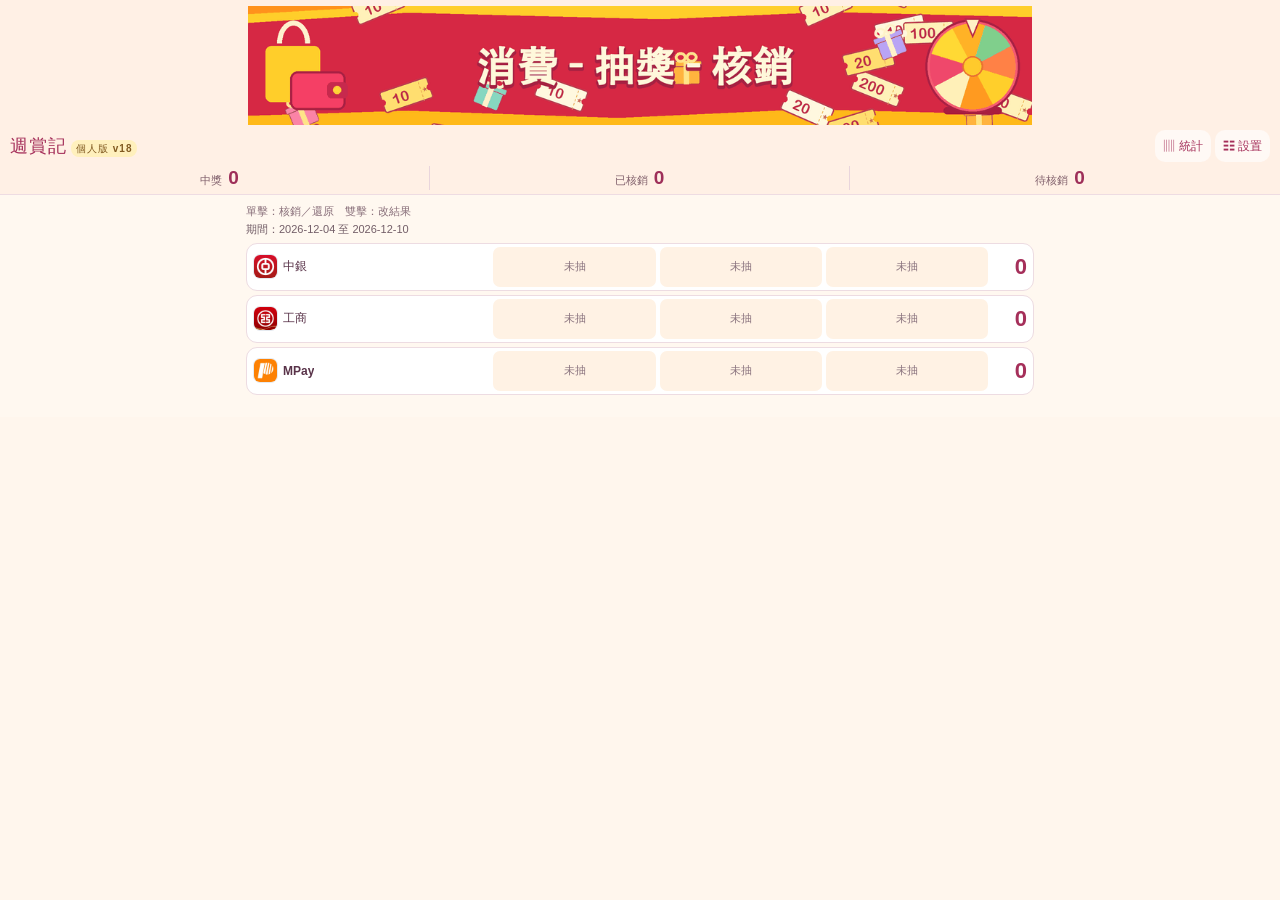
<file: index.html>
<!doctype html><html lang="zh-Hant"><head><meta charset="UTF-8"><meta name="viewport" content="width=device-width,initial-scale=1,viewport-fit=cover"><meta name="theme-color" content="#d34879"><meta name="apple-mobile-web-app-capable" content="yes"><title>週賞記｜支付獎金記錄</title><link rel="manifest" href="manifest.webmanifest"><link rel="icon" href="icon.svg"><link rel="apple-touch-icon" href="icon-192.png"><link rel="stylesheet" href="style.css"><link rel="stylesheet" href="compact.css?v=18"></head><body><header><div class="flat-banner"><picture><source media="(prefers-reduced-motion: reduce)" srcset="animated-banner.png"><img src="animated-banner.gif" width="1080" height="164" alt="消費-抽獎-核銷；轉盤由快轉慢，獎金票及禮物飛動"></picture></div><div class="family-heading"><h1>週賞記<span>個人版 v18</span></h1><div id="nav"><button data-tab="stats">▥ 統計</button><button data-tab="settings">☷ 設置</button></div></div><section id="summary" aria-label="整期獎金摘要"></section></header><main><div class="section-head"><div><h2 id="title"></h2></div><span class="tag">MOP 澳門元</span></div><p id="guide"></p><p id="period" class="period-note"></p><div id="content"></div></main><dialog id="panel-dialog" aria-labelledby="panel-title"><div class="dialog-heading"><h2 id="panel-title"></h2><button id="close-panel" aria-label="關閉彈窗">✕</button></div><div id="panel-content"></div></dialog><dialog id="picker"><form method="dialog"><h2 id="picker-title">選擇獎金</h2><div id="amounts"></div><button class="secondary" value="cancel">取消</button></form></dialog><dialog id="confirm-dialog"><form method="dialog"><h2>確認操作</h2><p id="confirm-message"></p><div class="actions"><button value="cancel">取消</button><button value="ok" class="primary">確認</button></div></form></dialog><div id="status" role="status" aria-live="polite"></div><script src="analytics.js"></script><script src="core.js?v=18"></script><script src="app.js?v=18"></script><script src="update.js?v=18"></script></body></html>
</file>
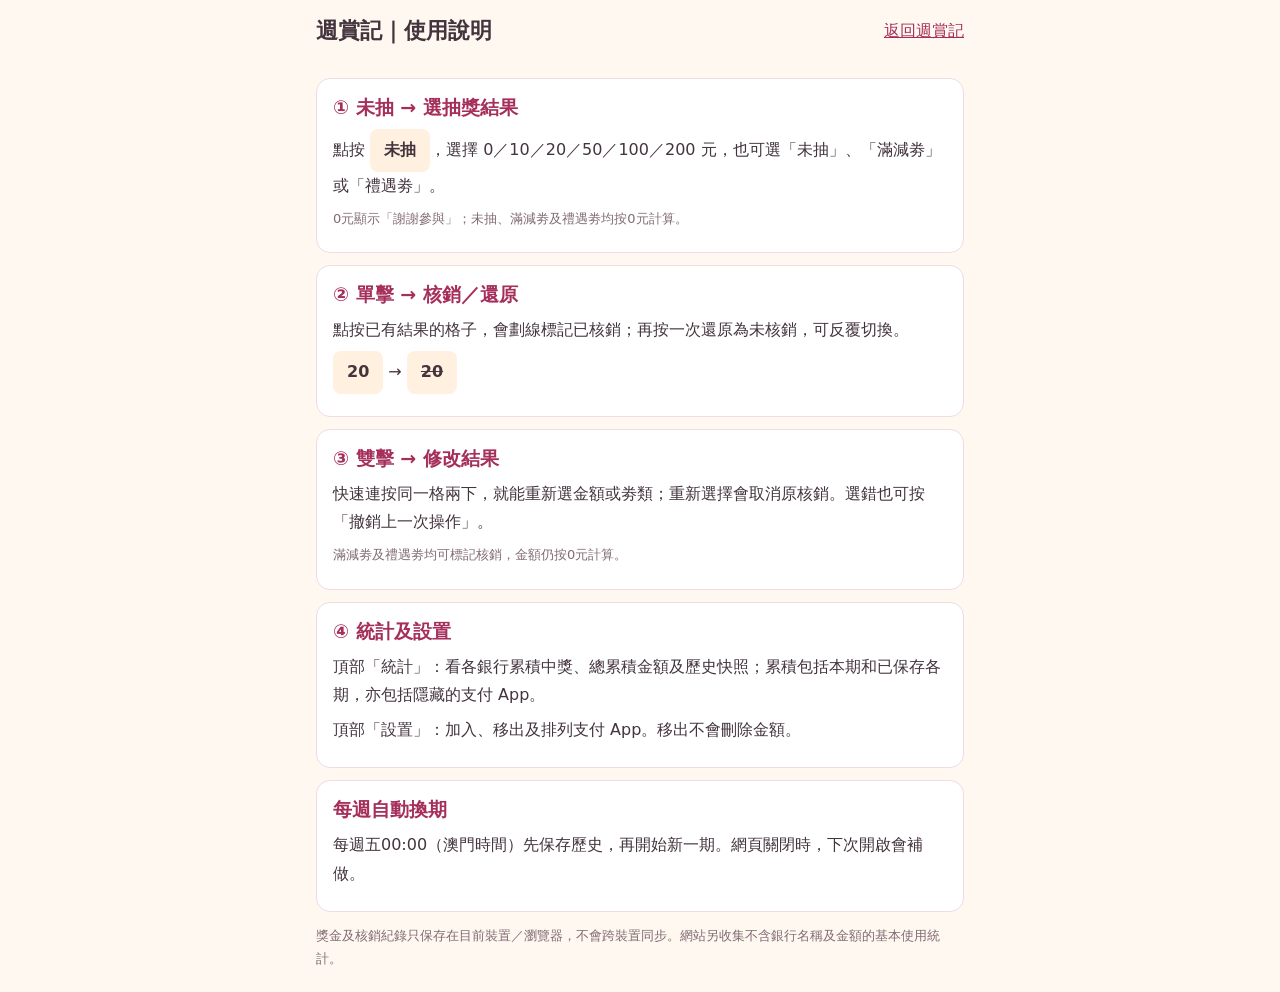
<file: help.html>
<!doctype html><html lang="zh-Hant"><head><meta charset="utf-8"><meta name="viewport" content="width=device-width,initial-scale=1"><title>使用說明｜週賞記</title><style>*{box-sizing:border-box}body{margin:0;background:#fff8f0;color:#43343e;font-family:system-ui,sans-serif}header,main{max-width:680px;margin:auto;padding:16px}header{display:flex;align-items:center;justify-content:space-between}h1{font-size:22px;margin:0}a{color:#a52f5a}section{background:#fff;border:1px solid #eedce2;border-radius:14px;padding:16px;margin-bottom:12px}h2{font-size:19px;color:#a52f5a;margin:0 0 8px}p{line-height:1.8;margin:6px 0}.sample{display:inline-block;padding:7px 14px;border-radius:8px;background:#fff0df;font-weight:600}.note{font-size:13px;color:#816b75}</style></head><body><header><h1>週賞記｜使用說明</h1><a href="./">返回週賞記</a></header><main><section><h2>① 未抽 → 選抽獎結果</h2><p>點按 <span class="sample">未抽</span>，選擇 0／10／20／50／100／200 元，也可選「未抽」、「滿減劵」或「禮遇劵」。</p><p class="note">0元顯示「謝謝參與」；未抽、滿減劵及禮遇劵均按0元計算。</p></section><section><h2>② 單擊 → 核銷／還原</h2><p>點按已有結果的格子，會劃線標記已核銷；再按一次還原為未核銷，可反覆切換。</p><p><span class="sample">20</span> → <span class="sample"><s>20</s></span></p></section><section><h2>③ 雙擊 → 修改結果</h2><p>快速連按同一格兩下，就能重新選金額或劵類；重新選擇會取消原核銷。選錯也可按「撤銷上一次操作」。</p><p class="note">滿減劵及禮遇劵均可標記核銷，金額仍按0元計算。</p></section><section><h2>④ 統計及設置</h2><p>頂部「統計」：看各銀行累積中獎、總累積金額及歷史快照；累積包括本期和已保存各期，亦包括隱藏的支付 App。</p><p>頂部「設置」：加入、移出及排列支付 App。移出不會刪除金額。</p></section><section><h2>每週自動換期</h2><p>每週五00:00（澳門時間）先保存歷史，再開始新一期。網頁關閉時，下次開啟會補做。</p></section><p class="note">獎金及核銷紀錄只保存在目前裝置／瀏覽器，不會跨裝置同步。網站另收集不含銀行名稱及金額的基本使用統計。</p></main><script src="analytics.js"></script></body></html>
</file>
<file: style.css>
:root{font-family:-apple-system,BlinkMacSystemFont,"Segoe UI",sans-serif;color:#20334c;background:#f0f4f8;font-synthesis:none}*{box-sizing:border-box}body{margin:0;padding-bottom:105px}header{background:radial-gradient(ellipse at 90% 0,#365573,transparent 65%),linear-gradient(125deg,#10253f,#1d3f60);color:white;padding:32px max(22px,calc((100vw - 760px)/2)) 28px}.brand{font-size:24px;font-weight:700;letter-spacing:2px}.brand small{display:block;font-size:10px;letter-spacing:3px;color:#acc1d4;margin-top:6px}#period{display:block;margin-top:28px;font-size:13px;color:#c5d6e6}h1{font-size:28px;letter-spacing:1px;margin:10px 0}header p{font-size:14px;color:#c0d0df}#summary{display:grid;grid-template-columns:repeat(3,1fr);margin-top:25px;background:#ffffff0d;border:1px solid #ffffff24;border-radius:16px;padding:16px 12px;gap:8px}#summary small{display:block;font-size:12px;color:#bfd0e0}#summary strong{display:block;font-size:25px;margin-top:8px;font-variant-numeric:tabular-nums}#summary div:last-child strong{color:#a9e8cb}main{max-width:804px;margin:auto;padding:26px 22px}.section-head{display:flex;justify-content:space-between;align-items:center}.section-head p{font-size:10px;letter-spacing:2px;color:#6d8197;margin:0 0 7px}h2{font-size:22px;margin:0}.tag{font-size:11px;padding:8px 10px;border:1px solid #c8d5e1;border-radius:30px;color:#62778d}#guide,.privacy{font-size:13px;line-height:1.7;color:#65778c}.privacy{margin-top:26px}.card,.panel{background:white;border:1px solid #e1e8ef;border-radius:18px;padding:18px;margin-top:14px;box-shadow:0 5px 18px #20334c05}.card-head{display:flex;align-items:center;gap:12px;margin-bottom:18px}.logo{width:44px;height:44px;border-radius:13px;color:white;display:grid;place-items:center;font-weight:700;font-size:13px;flex-shrink:0}.name{flex:1;min-width:0}.name strong{font-size:17px}.name small{display:block;font-size:11px;color:#8390a1;margin-top:4px}.subtotal{font-size:12px;text-align:right;color:#60758a}.subtotal strong{display:block;color:#20334c;font-size:23px}.slots{display:grid;grid-template-columns:repeat(3,1fr);gap:10px}button,select,input{font:inherit}button{cursor:pointer;min-height:44px;border:0;border-radius:10px;padding:10px 13px;background:#eaf0f6;color:#27445f}button:hover{filter:brightness(.96)}button:disabled{opacity:.4;cursor:default}button:focus-visible,input:focus-visible{outline:3px solid #1c91df;outline-offset:3px}.slot{background:#f2f6fa;border:1px solid #e3ebf2;min-height:75px;font-size:24px;font-weight:600;position:relative}.slot small{display:block;font-size:10px;font-weight:400;color:#7f90a3;margin-bottom:5px}.slot.used{color:#8b98a6;background:#f5f6f7}.slot.used span{text-decoration:line-through}.slot.used:after{content:'已核銷';font-size:10px;display:block;margin-top:4px}.balance{font-size:12px;color:#5e768b;margin:15px 0 0}.balance b{color:#1c8066}.panel h3{margin:0 0 12px;font-size:17px}.panel p{font-size:13px;line-height:1.7;color:#61778d}.actions{display:flex;gap:8px;flex-wrap:wrap}.primary{background:#203e5e;color:#fff}.danger{background:#fbecee;color:#a53840}.secondary{background:#eaf0f6}.manage{display:flex;align-items:center;gap:9px;margin-top:12px;flex-wrap:wrap}.manage .name{min-width:90px}.manage button{padding:7px 10px}.manage input{width:100%;padding:10px;border:1px solid #cdd9e5;border-radius:8px}.empty{padding:30px;text-align:center;color:#718498}nav{position:fixed;bottom:0;left:0;right:0;background:#ffffffed;backdrop-filter:blur(15px);border-top:1px solid #dce5ed;display:flex;justify-content:center;padding:8px 12px calc(8px + env(safe-area-inset-bottom));z-index:2}nav button{width:min(30%,180px);background:transparent;color:#8190a1;font-size:22px}nav span{display:block;font-size:12px;margin-top:3px}nav button.active{background:#eaf1f7;color:#203e5e}dialog{border:0;border-radius:20px;padding:24px;max-width:360px;width:90%;box-shadow:0 20px 100px #0003}dialog::backdrop{background:#10243c99}#amounts{display:grid;grid-template-columns:repeat(3,1fr);gap:10px;margin:20px 0}#amounts button{font-size:22px;min-height:60px}#status{position:fixed;bottom:100px;left:50%;transform:translateX(-50%);background:#132e49;color:white;border-radius:12px;padding:12px 18px;max-width:90%;width:max-content;z-index:4;display:none;font-size:13px}#status.show{display:block}#status button{margin-left:10px;min-height:30px;padding:5px 10px}.hint{font-size:11px;color:#8493a3}@media(max-width:360px){h1{font-size:24px}.card{padding:14px}.slots{gap:6px}.manage{gap:5px}}@media(min-width:700px){header{padding-top:40px}h1{font-size:34px}.slots .slot{min-height:90px}}

.app-logo{background:white;border:1px solid #e5eaf0;overflow:hidden}.app-logo img{display:block;width:100%;height:100%;object-fit:contain}#confirm-message{font-size:15px;line-height:1.8;color:#52677e;margin:18px 0 24px}

/* v0.2: compact daily recording layout */
body{padding-bottom:78px}
header{padding:10px max(12px,calc((100vw - 760px)/2));background:#142b48}
#summary{margin:0;padding:4px 8px;border:0;border-radius:0;background:transparent;gap:12px}
#summary small{font-size:12px}#summary strong{font-size:23px;margin-top:3px}
main{padding:12px;max-width:784px}
.section-head h2{font-size:18px}.tag{padding:5px 8px}
#guide{margin:6px 0 8px;font-size:12px;line-height:1.5}
#period{margin:0 0 6px;font-size:11px;color:#718498;display:block}
.card{padding:10px 12px;margin-top:8px;border-radius:12px}
.card-head{gap:8px;margin-bottom:8px;min-height:32px}
.card .logo{width:32px;height:32px;border-radius:8px;font-size:10px}
.card .name strong{font-size:15px}.card .name small{font-size:10px;margin-top:2px}
.subtotal{font-size:10px;min-width:66px}.subtotal strong{font-size:20px}
button.subtotal{padding:4px 8px;min-height:44px}
.slots{gap:8px}.slots .slot{min-height:44px;padding:5px 8px;font-size:21px}
.slot small{display:none}.slot.used:after{display:inline;font-size:9px;margin-left:6px}
.balance{display:flex;align-items:center;justify-content:space-between;gap:8px;margin:4px 0 0;font-size:11px;min-height:0}
.balance button{padding:4px 8px;font-size:11px;min-height:44px}
.privacy{margin:14px 0 0;font-size:11px;line-height:1.5}
nav{padding:4px 12px calc(4px + env(safe-area-inset-bottom))}nav button{font-size:18px;padding:5px 12px;min-height:48px}nav span{font-size:11px;margin-top:1px}
#status{bottom:78px}
@media(max-width:360px){.card{padding:8px 10px}.card .name small{font-size:9px}.slots{gap:6px}}

/* v0.3: cheerful campaign colours, compact two-row bank cards */
:root{color:#593349;background:#fff6ed}
header{background:linear-gradient(115deg,#e65382,#d13f70);padding:0 max(0px,calc((100vw - 760px)/2)) 8px}
.campaign-banner{display:block;width:100%;height:auto;max-width:760px;margin:0 auto}
#summary{padding:8px 20px 2px;gap:10px}#summary small{color:#fff4e2}#summary strong{color:#fff}#summary div:last-child strong{color:#fff2a8}
main{padding-top:10px}.tag{background:#fff0cd;border-color:#f4d58d;color:#8b5c22}
#guide,.privacy,#period{color:#906b75}
.card{border-color:#f3d9d7;background:#fffdf9;box-shadow:0 3px 10px #bd5d6310}
.card:nth-child(3n+1){border-left:3px solid #ee83a2}.card:nth-child(3n+2){border-left:3px solid #f2bb59}.card:nth-child(3n){border-left:3px solid #78cfc2}
.name small{color:#9a7c87}.subtotal{color:#a16b7b}.subtotal strong{color:#a43261}
button{color:#9a3e62;background:#fff0e9}button.subtotal{background:#ffe8ee}
.slot{background:#fff2df;border-color:#f6dfba;color:#884f28}
.slot.used{background:#f5efee;color:#9b8b91;border-color:#e8dddd}
.panel{border-color:#f3dbd5;background:#fffdf9}.panel p{color:#8a6875}
.primary{background:#cf4376;color:white}.secondary{background:#fff0e2}
nav{background:#fffaf3f5;border-color:#f2dcd4}nav button{background:transparent;color:#aa8c91}nav button.active{background:#ffe1ea;color:#b72e64}
#status{background:#9f355c}button:focus-visible,input:focus-visible{outline-color:#c53e72}
dialog::backdrop{background:#59334988}.hint{color:#997888}

/* v0.4: weekly archive and statistics */
nav button{width:min(24%,150px)}
.history-overview{margin-top:8px;padding:14px}.history-overview h3{font-size:16px}
.history-overview p{font-size:12px;margin:8px 0}
.history-table{width:100%;border-collapse:collapse;font-size:13px;font-variant-numeric:tabular-nums}
.history-table th,.history-table td{padding:10px 6px;border-bottom:1px solid #f2ded8;text-align:right}
.history-table th:first-child{text-align:left}.history-table a{color:#a43261;text-decoration:none;display:block;min-height:44px}
.history-table th[scope=row]{font-weight:500}.history-table span{display:block;white-space:nowrap}
.history-table small{display:block;font-size:11px;color:#906b75;margin-top:4px;white-space:nowrap}
.history-heading{font-size:17px;margin:22px 0 8px}
.history-period{margin:12px 0 20px;scroll-margin-top:12px}
.history-period>summary{cursor:pointer;padding:12px;background:#ffe5d5;border:1px solid #f3ceb9;border-radius:12px;line-height:1.6;font-size:13px;color:#854a3d;min-height:44px}
.history-period>summary strong{font-size:13px}.history-period>summary span{display:block;font-size:12px;margin-top:3px}
.snapshot-card .slot{display:flex;justify-content:center;align-items:center;cursor:default;min-height:40px;font-size:19px}
.snapshot-card .slot.used:after{display:inline}.snapshot-card .card-head{margin-bottom:6px}
.history-period .card{margin-top:6px}.history-period .card .name strong{font-size:14px}

/* v0.5: isolated statistics preview */
.demo-controls{padding:14px;margin-top:8px}.demo-controls h3{font-size:16px;margin-bottom:6px}.demo-controls p{margin:0 0 12px;font-size:12px;line-height:1.6}.demo-controls button{min-height:44px}.demo-controls.is-demo{border:2px solid #e6a545;background:#fff4d4}

/* Navigation artwork uses currentColor for active and inactive states. */
nav .nav-icon{display:block;width:26px;height:26px;margin:0 auto;vertical-align:middle}

.slots .slot{font-size:17px;white-space:nowrap}
</file>
<file: compact.css>
[hidden]{display:none!important}.family-heading{display:flex;align-items:center;justify-content:space-between;padding:8px 14px}.family-heading h1{margin:0;font-size:21px;color:#a52f5a}.family-heading h1 span{font-size:14px;margin-left:8px;border-radius:8px;background:#fff0bd;padding:4px 8px}#connection{font-size:13px;color:#6d5963;padding:0 14px 8px}#connection.error{color:#a42b38}label{display:block;margin:12px 0}label input{display:block;width:100%;margin-top:6px;padding:12px;border:1px solid #d7c8cf;border-radius:10px;font:inherit;background:white}#auth{max-width:540px;margin:12px auto}#auth h2{font-size:21px}#auth p{line-height:1.8}.wallet-bar{display:flex;align-items:center;gap:8px;margin:8px 0 14px}#wallet-tabs{display:flex;overflow-x:auto;gap:8px;flex:1;padding:4px 0}#wallet-tabs button{white-space:nowrap;padding:10px 15px;min-height:44px}#wallet-tabs button[aria-selected=true]{background:#d34879;color:white;border-color:#d34879}#add-wallet{white-space:nowrap;background:#fff0bd}.family-help li{line-height:1.8;margin:12px 0}.text-button{background:transparent;border:0;color:#a52f5a}.sync-time{font-size:13px}.busy{opacity:.65;pointer-events:none}.empty{text-align:center;padding:30px 16px}.section-head h2{font-size:21px}dialog label{min-width:220px}#summary:empty{display:none}#auth-message{color:#a52f5a}button:disabled{cursor:default;opacity:.45}.snapshot-card .slots span{display:block;text-align:center;padding:12px;background:#f5f1f4;border-radius:10px}.snapshot-card .slots .redeemed{text-decoration:line-through;color:#9d8a94}

.family-heading h1{color:#fff}.family-heading h1 span{color:#805920}#connection{color:#fff4e8}#connection.error{color:#fff;background:#9e2446;padding:8px 14px}.family-heading button{background:#fff6ef;color:#a52f5a}

.slots button,.snapshot-card .slots span{font-size:17px;white-space:nowrap}
/* Compact family pilot: one row per bank, all actions on the same screen. */
body{padding-bottom:12px;background:#fff8f0}header{padding:6px 10px 4px!important;background:#fff0e5!important;color:#40313c;border-bottom:1px solid #eedce2}main{padding:6px 8px!important;max-width:804px}.family-heading{padding:0;gap:5px;min-height:34px}.family-heading h1{font-size:18px;color:#a52f5a;white-space:nowrap}.family-heading h1 span{font-size:10px;margin-left:4px;padding:3px 5px}.family-heading button{font-size:12px;padding:5px 8px;min-height:32px}#nav{display:flex;gap:4px;margin-left:auto}#nav button{color:#a52f5a;background:#fff9f5;white-space:nowrap}#summary{gap:0;margin:3px 0 0;padding:0!important;display:grid;grid-template-columns:repeat(3,1fr)}#summary div{padding:1px 5px!important;background:transparent!important;text-align:center;border-right:1px solid #e9d5dc}#summary div:last-child{border:0}#summary small{display:inline;font-size:11px;color:#805f6b}#summary strong,#summary div:last-child strong{display:inline;font-size:19px;color:#9e2f59;margin:0 0 0 6px}#connection{padding:2px 2px 0;font-size:10px;color:#846b75;line-height:1.2}#connection.error{padding:4px;color:white}.wallet-bar{margin:0 0 4px;gap:5px}#wallet-tabs{gap:5px;padding:2px 0}#wallet-tabs button,#add-wallet{font-size:13px;min-height:34px;padding:6px 11px}.section-head{display:none}#guide{font-size:11px;line-height:1.3;margin:3px 0;color:#886e79}#period{font-size:11px;line-height:1.3;margin:4px 0 6px;color:#735e68}.bank-row{display:grid;grid-template-columns:minmax(82px,1fr) minmax(0,2.1fr) 34px;align-items:center;gap:5px;min-height:48px;padding:3px 6px;margin:4px 0;background:white;border:1px solid #eddce2;border-radius:11px}.bank-label{display:flex;align-items:center;gap:5px;min-width:0}.bank-label .logo{width:25px;height:25px;border-radius:7px;object-fit:contain;font-size:9px}.bank-label strong{font-size:12px;white-space:nowrap;overflow:hidden;text-overflow:ellipsis}.bank-row .slots{display:grid;grid-template-columns:repeat(3,minmax(0,1fr));gap:4px}.bank-row .slots button,.bank-row .slots>span{display:flex;justify-content:center;align-items:center;min-height:40px;padding:2px;font-size:17px;font-weight:600;background:#fff2e4;border-radius:7px;min-width:0;white-space:nowrap}.bank-row .slots .word-result{font-size:11px;color:#8a737e;font-weight:500}.bank-row .slots .redeemed{color:#9e8d96;background:#f4f0f2}.bank-row .slots span.redeemed{text-decoration:line-through}.row-balance{text-align:right;color:#a52f5a;font-size:14px;font-weight:600;white-space:nowrap}.row-balance small{display:block;font-size:9px;font-weight:400;color:#967d88}.undo-button{min-height:30px;font-size:12px;padding:5px 10px;margin-top:6px}.dialog-heading{position:sticky;top:-16px;display:flex;justify-content:space-between;align-items:center;background:#fffaf6;padding:8px 0;z-index:1}.dialog-heading h2{font-size:18px}.dialog-heading button{min-height:36px;min-width:36px}#panel-dialog{width:calc(100% - 16px);max-width:780px;max-height:88dvh;padding:16px;background:#fffaf6;overflow:auto}#panel-content .panel{padding:12px;margin-top:9px}#panel-content .manage{gap:5px}#panel-content .manage .name{min-width:60px}#panel-content .manage .name strong{font-size:14px}#panel-content .manage .logo{width:28px;height:28px}#panel-content .manage button{font-size:12px;padding:5px 8px;min-height:34px}#picker{padding:18px;max-width:360px}#picker-title{font-size:18px}#amounts{gap:8px;margin:14px 0}#amounts button{min-height:48px;font-size:19px}#status{bottom:14px;max-width:94%;font-size:12px}.snapshot-card .slots>span{font-size:11px;padding:2px;min-height:32px}.snapshot-card{min-height:40px}.snapshot-card .bank-label strong{font-size:11px}.snapshot-card .slots span.redeemed{text-decoration:line-through}
@media(max-width:360px){.bank-row{grid-template-columns:76px minmax(0,1fr) 29px;gap:3px;padding:3px 4px}.bank-label{gap:3px}.bank-label .logo{width:22px;height:22px}.bank-label strong{font-size:11px}.bank-row .slots{gap:3px}.bank-row .slots .word-result{font-size:10px}.family-heading h1{font-size:16px}.family-heading button{padding:5px 6px}.family-heading h1 span{display:none}#summary strong{font-size:18px}}

.flat-banner{position:relative;overflow:hidden;aspect-ratio:2172/320;max-width:784px;margin:0 auto 4px}.flat-banner img{position:absolute;width:100%;height:auto;left:0;top:50%;transform:translateY(-50%);display:block}.cumulative-total{display:flex;justify-content:space-between;align-items:center;gap:8px;color:#a52f5a;background:#ffedf0;border-radius:9px;padding:10px}.cumulative-total>span{font-size:13px}.cumulative-total strong{font-size:24px}.cumulative-total small{font-size:11px;font-weight:400}.bank-chart{display:grid;gap:8px;margin-top:12px}.chart-row{display:grid;grid-template-columns:88px minmax(0,1fr) 48px;gap:8px;align-items:center;font-size:12px}.chart-label{display:flex;align-items:center;gap:5px;min-width:0}.chart-label .logo{width:20px;height:20px;border-radius:5px;flex-shrink:0;font-size:8px}.chart-label span{white-space:nowrap;overflow:hidden;text-overflow:ellipsis}.chart-track{height:14px;background:#f2e8e9;border-radius:4px;overflow:hidden}.chart-bar{height:100%;border-radius:4px}.chart-row>strong{text-align:right;font-variant-numeric:tabular-nums}@media(max-width:360px){.chart-row{grid-template-columns:76px minmax(0,1fr) 42px;gap:5px;font-size:11px}}

.slots button{touch-action:manipulation}.row-balance{font-size:22px!important;font-weight:800!important;font-variant-numeric:tabular-nums}@media(max-width:360px){.row-balance{font-size:20px!important}}

.flat-banner{aspect-ratio:1080/164}.flat-banner picture{display:block;width:100%;height:100%}.flat-banner img{position:static;width:100%;height:100%;transform:none;object-fit:cover}
</file>
